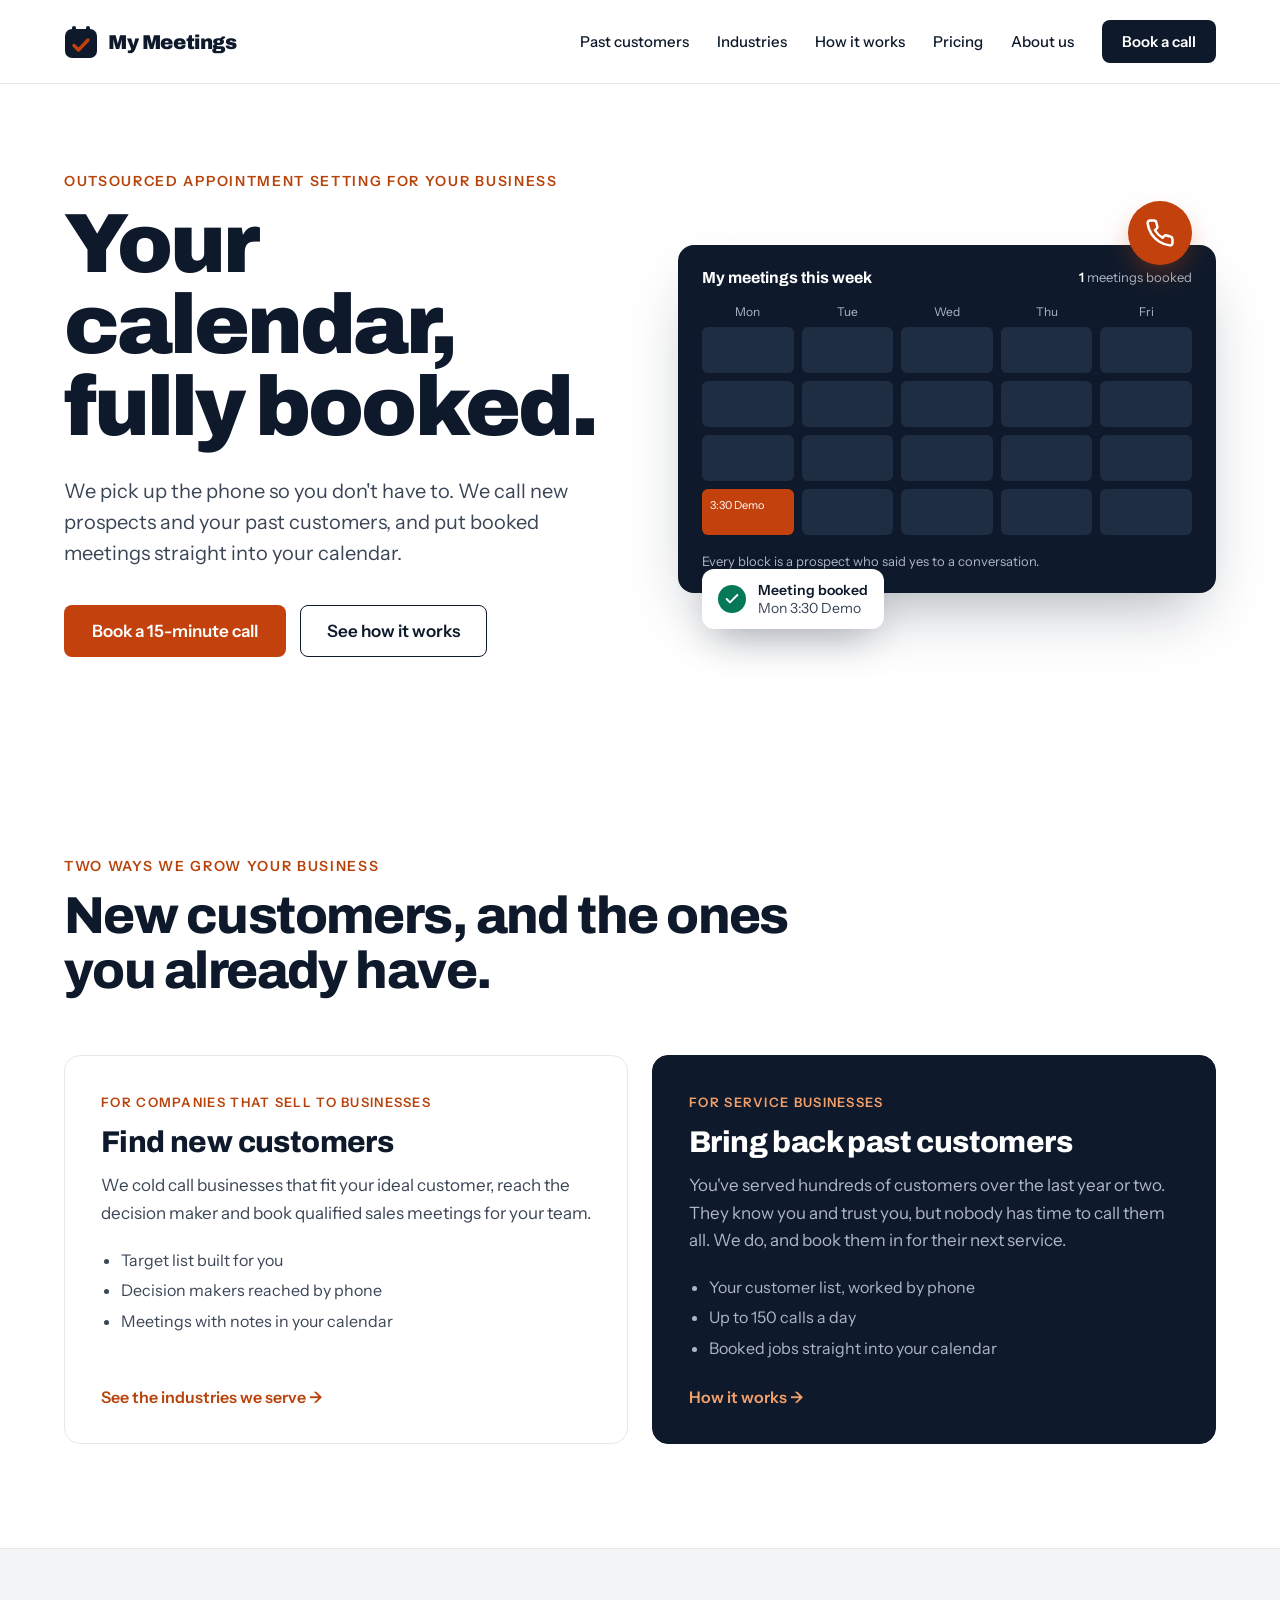
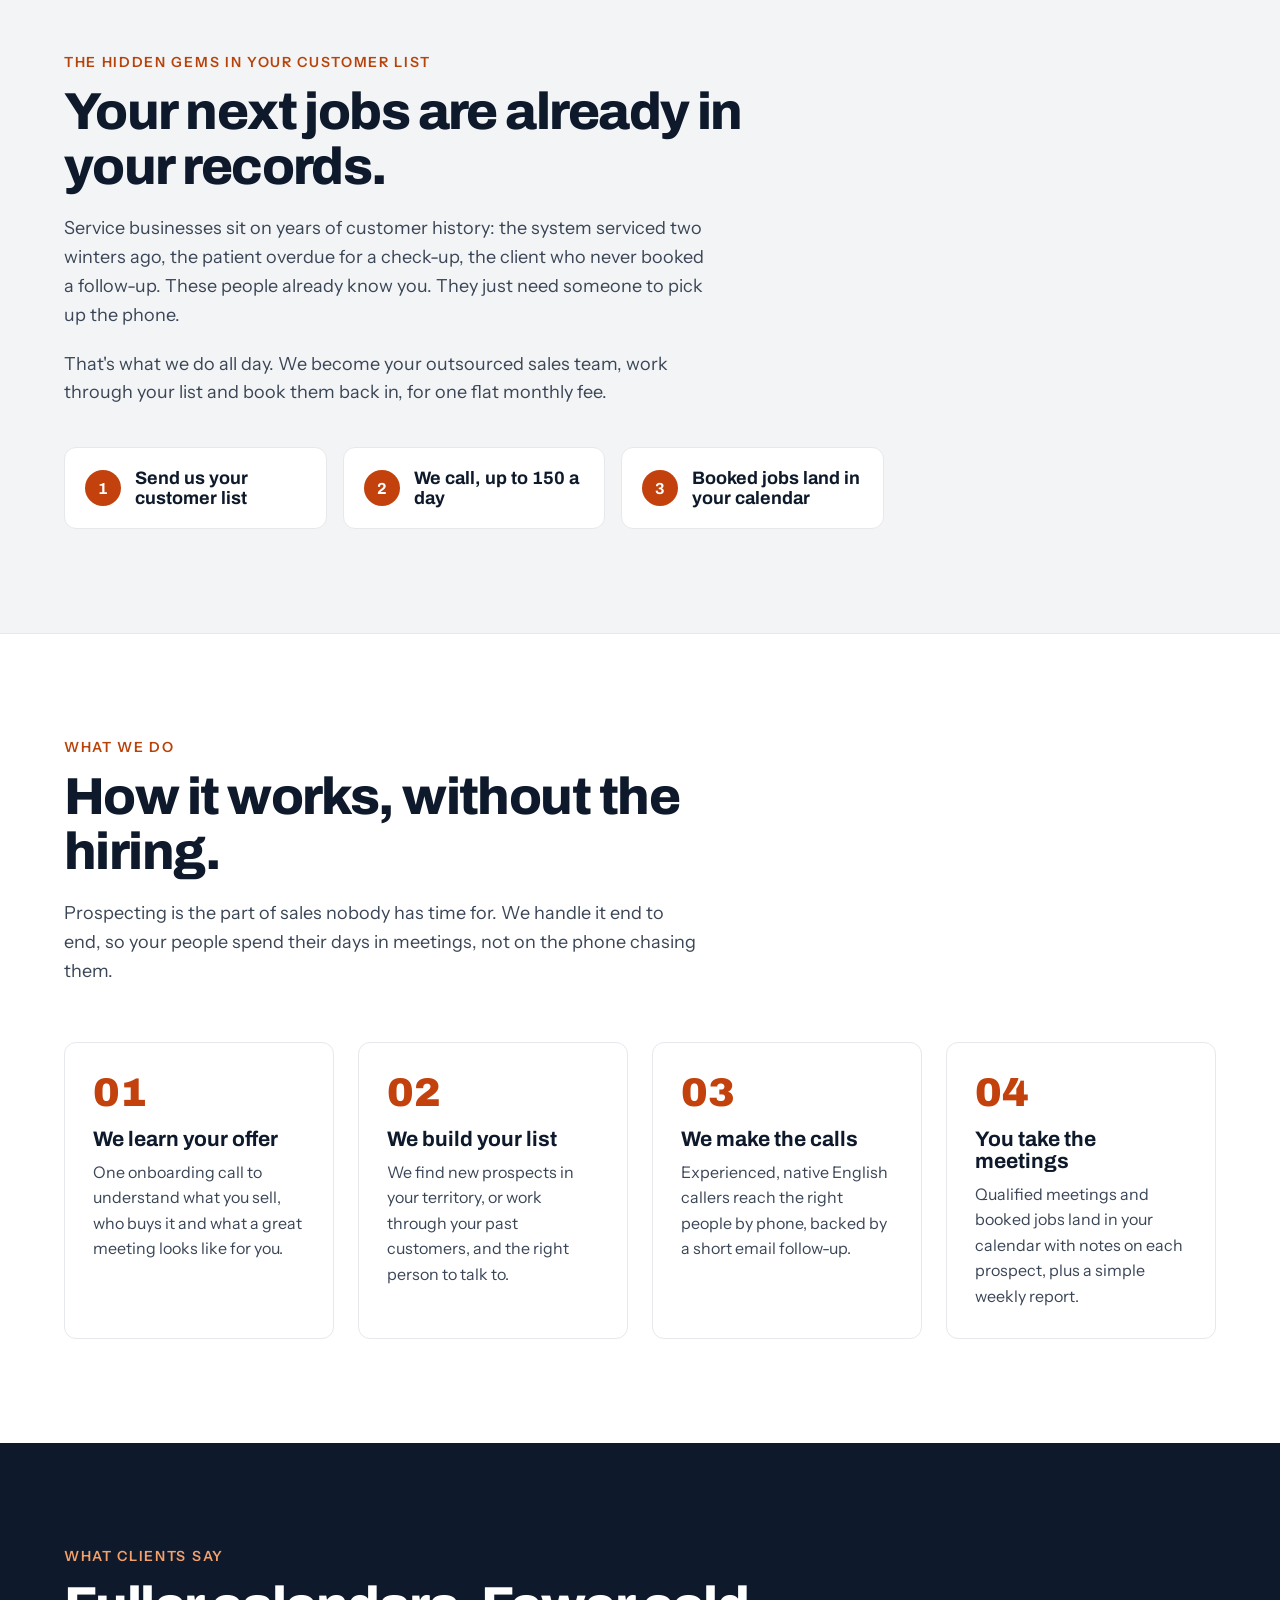
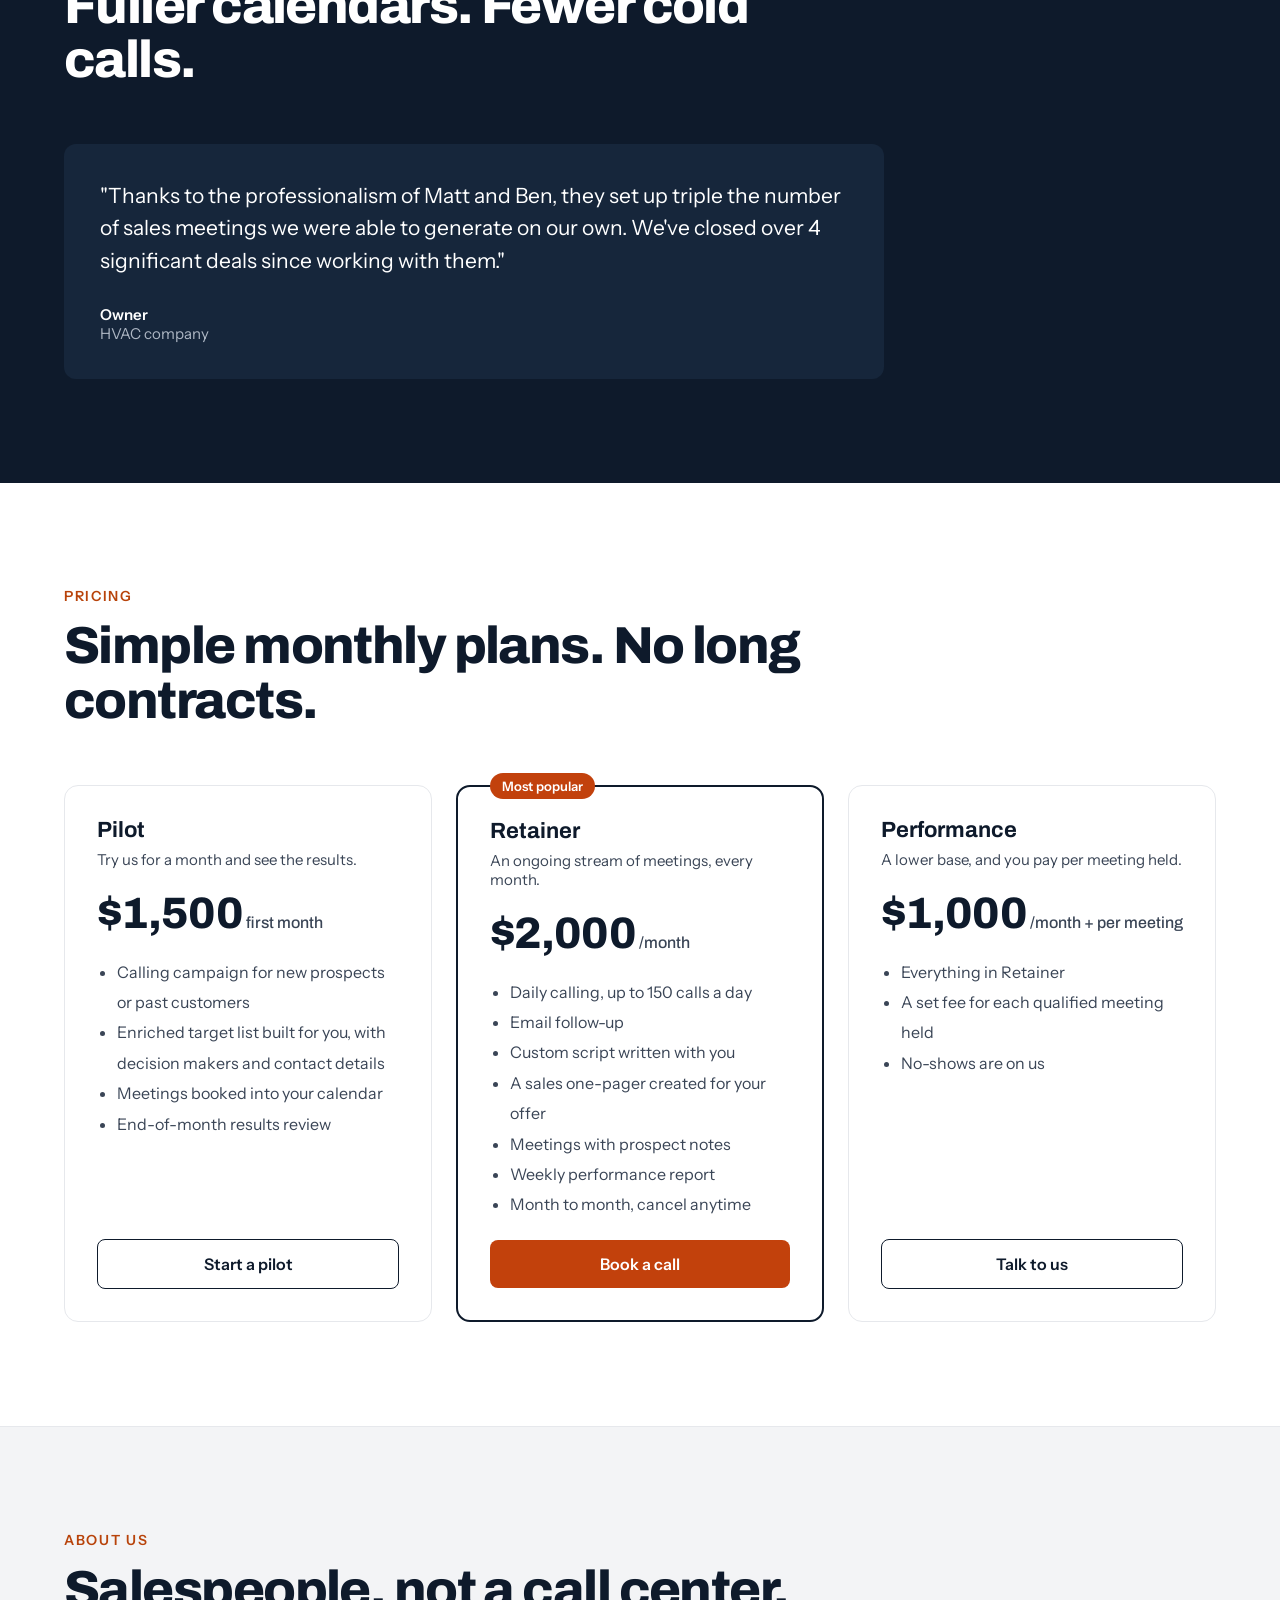
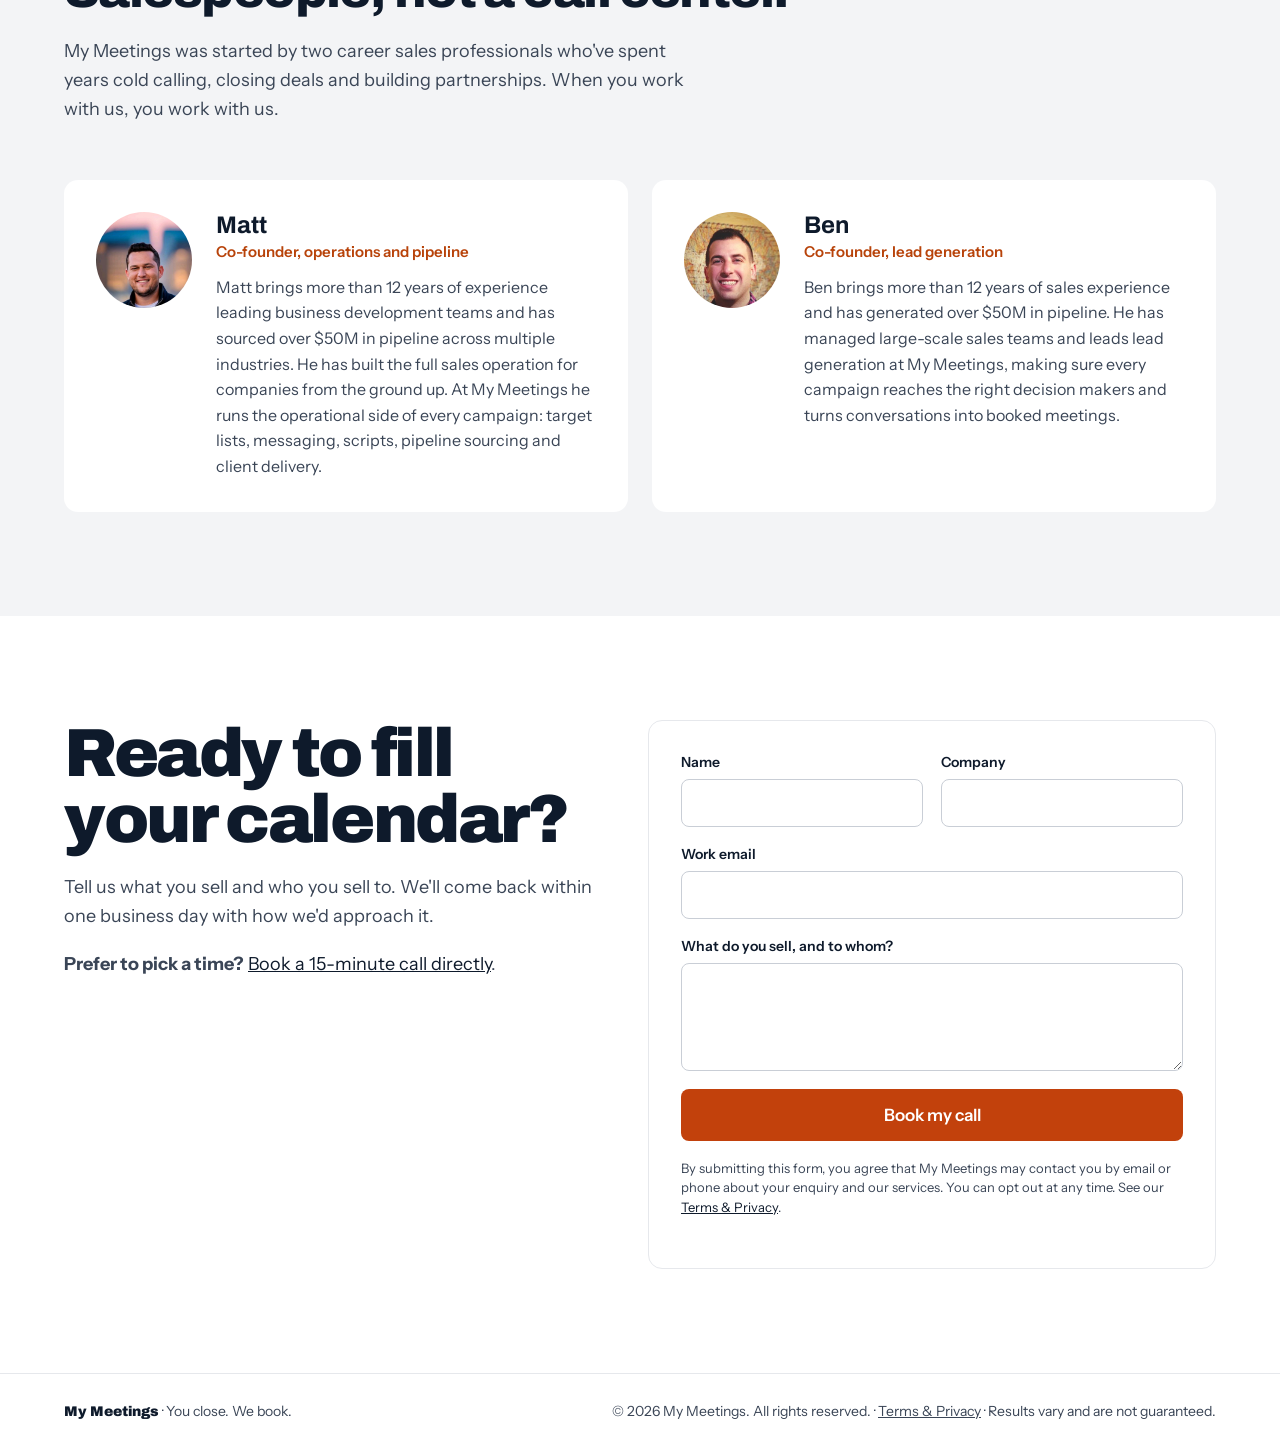
<file: index.html>
<!doctype html>
<html lang="en">
<head>
<meta charset="utf-8">
<meta name="viewport" content="width=device-width, initial-scale=1">
<title>My Meetings | Outsourced appointment setting for your business</title>
<meta name="description" content="My Meetings is your outsourced sales team. We cold call new prospects and your past customers, and put booked meetings and jobs straight into your calendar.">
<link rel="icon" href="data:image/svg+xml,%3Csvg xmlns='http://www.w3.org/2000/svg' viewBox='0 0 34 34'%3E%3Crect x='1' y='4' width='32' height='29' rx='7' fill='%230E1A2B'/%3E%3Crect x='8' y='1' width='4' height='8' rx='2' fill='%230E1A2B'/%3E%3Crect x='22' y='1' width='4' height='8' rx='2' fill='%230E1A2B'/%3E%3Cpath d='M10 20.5l4.5 4.5L24 15' fill='none' stroke='%23C2410C' stroke-width='3.4' stroke-linecap='round' stroke-linejoin='round'/%3E%3C/svg%3E">
<link rel="preconnect" href="https://fonts.googleapis.com">
<link rel="preconnect" href="https://fonts.gstatic.com" crossorigin>
<link href="https://fonts.googleapis.com/css2?family=Archivo:wght@500;700;800;900&family=Instrument+Sans:wght@400;500;600&display=swap" rel="stylesheet">
<link rel="stylesheet" href="/styles.css">
</head>
<body>

<header>
  <nav class="wrap" aria-label="Main">
    <a href="#top" class="brand">
      <svg class="logo" aria-hidden="true" width="34" height="34" viewBox="0 0 34 34"><rect x="1" y="4" width="32" height="29" rx="7" fill="#0E1A2B"/><rect x="8" y="1" width="4" height="8" rx="2" fill="#0E1A2B"/><rect x="22" y="1" width="4" height="8" rx="2" fill="#0E1A2B"/><path d="M10 20.5l4.5 4.5L24 15" fill="none" stroke="#C2410C" stroke-width="3.4" stroke-linecap="round" stroke-linejoin="round"/></svg>
      <span class="brand-name">My Meetings</span>
    </a>
    <div class="nav-links">
      <a href="#reactivate">Past customers</a>
      <a href="/industries/">Industries</a>
      <a href="#how">How it works</a>
      <a href="#pricing">Pricing</a>
      <a href="#founders">About us</a>
      <a href="https://calendar.app.google/SZUshR72f5yuWTv38" target="_blank" rel="noopener" class="btn btn-dark">Book a call</a>
    </div>
  </nav>
</header>

<main>
  <section id="top" class="wrap hero">
    <div class="hero-copy">
      <p class="eyebrow">Outsourced appointment setting for your business</p>
      <h1>Your calendar, fully booked.</h1>
      <p class="hero-sub">We pick up the phone so you don't have to. We call new prospects and your past customers, and put booked meetings straight into your calendar.</p>
      <div class="hero-ctas">
        <a href="https://calendar.app.google/SZUshR72f5yuWTv38" target="_blank" rel="noopener" class="btn btn-accent">Book a 15-minute call</a>
        <a href="#how" class="btn btn-outline">See how it works</a>
      </div>
    </div>
    <div class="hero-visual">
      <div class="hero-stage">
      <div class="phone-badge" aria-hidden="true">
        <svg viewBox="0 0 24 24" fill="none" stroke="#fff" stroke-width="2" stroke-linecap="round" stroke-linejoin="round"><path d="M22 16.9v3a2 2 0 0 1-2.2 2 19.8 19.8 0 0 1-8.6-3.1 19.5 19.5 0 0 1-6-6A19.8 19.8 0 0 1 2.1 4.2 2 2 0 0 1 4.1 2h3a2 2 0 0 1 2 1.7c.1.9.4 1.8.7 2.7a2 2 0 0 1-.5 2.1L8 9.8a16 16 0 0 0 6 6l1.3-1.3a2 2 0 0 1 2.1-.5c.9.3 1.8.6 2.7.7a2 2 0 0 1 1.7 2z"/></svg>
      </div>
      <div class="cal" role="img" aria-label="Illustration of a sales rep's work week calendar filled with booked meetings">
        <div class="cal-head"><strong>My meetings this week</strong><span><span class="cal-count" id="cal-count">11</span> meetings booked</span></div>
        <div class="cal-grid">
          <div class="cal-col"><div class="cal-day">Mon</div><div class="slot booked">9:00 Intro call</div><div class="slot"></div><div class="slot booked">1:00 Site visit</div><div class="slot booked">3:30 Demo</div></div>
          <div class="cal-col"><div class="cal-day">Tue</div><div class="slot"></div><div class="slot booked">10:30 Audit</div><div class="slot booked">1:00 Intro call</div><div class="slot"></div></div>
          <div class="cal-col"><div class="cal-day">Wed</div><div class="slot booked">9:30 Demo</div><div class="slot booked">11:00 Quote</div><div class="slot"></div><div class="slot booked">4:00 Intro call</div></div>
          <div class="cal-col"><div class="cal-day">Thu</div><div class="slot booked">9:00 Site visit</div><div class="slot"></div><div class="slot booked">2:00 Audit</div><div class="slot booked">3:30 Demo</div></div>
          <div class="cal-col"><div class="cal-day">Fri</div><div class="slot booked">10:00 Intro call</div><div class="slot booked">11:30 Quote</div><div class="slot"></div><div class="slot"></div></div>
        </div>
        <p class="cal-foot">Every block is a prospect who said yes to a conversation.</p>
      </div>
      <div class="toast" id="toast" aria-hidden="true">
        <div class="toast-icon"><svg viewBox="0 0 24 24" fill="none" stroke="#fff" stroke-width="3" stroke-linecap="round" stroke-linejoin="round"><path d="M20 6 9 17l-5-5"/></svg></div>
        <div><strong>Meeting booked</strong><span id="toast-text">Thu 2:00 Audit</span></div>
      </div>
      </div>
    </div>
  </section>

  <section id="services" class="wrap section services">
    <p class="eyebrow">Two ways we grow your business</p>
    <h2 class="h2">New customers, and the ones you already have.</h2>
    <div class="offers">
      <div class="offer">
        <p class="offer-tag">For companies that sell to businesses</p>
        <h3>Find new customers</h3>
        <p>We cold call businesses that fit your ideal customer, reach the decision maker and book qualified sales meetings for your team.</p>
        <ul>
          <li>Target list built for you</li>
          <li>Decision makers reached by phone</li>
          <li>Meetings with notes in your calendar</li>
        </ul>
        <a href="/industries/" class="offer-link">See the industries we serve</a>
      </div>
      <div class="offer offer-dark">
        <p class="offer-tag">For service businesses</p>
        <h3>Bring back past customers</h3>
        <p>You've served hundreds of customers over the last year or two. They know you and trust you, but nobody has time to call them all. We do, and book them in for their next service.</p>
        <ul>
          <li>Your customer list, worked by phone</li>
          <li>Up to 150 calls a day</li>
          <li>Booked jobs straight into your calendar</li>
        </ul>
        <a href="#reactivate" class="offer-link">How it works</a>
      </div>
    </div>
  </section>

  <section id="reactivate" class="reactivate">
    <div class="wrap section reactivate-inner">
      <div class="reactivate-copy">
        <p class="eyebrow">The hidden gems in your customer list</p>
        <h2 class="h2">Your next jobs are already in your records.</h2>
        <p class="lede">Service businesses sit on years of customer history: the system serviced two winters ago, the patient overdue for a check-up, the client who never booked a follow-up. These people already know you. They just need someone to pick up the phone.</p>
        <p class="lede">That's what we do all day. We become your outsourced sales team, work through your list and book them back in, for one flat monthly fee.</p>
        <ol class="mini-steps">
          <li><span>1</span>Send us your customer list</li>
          <li><span>2</span>We call, up to 150 a day</li>
          <li><span>3</span>Booked jobs land in your calendar</li>
        </ol>
      </div>
    </div>
  </section>

  <section id="how" class="wrap section">
    <p class="eyebrow">What we do</p>
    <h2 class="h2">How it works, without the hiring.</h2>
    <p class="lede">Prospecting is the part of sales nobody has time for. We handle it end to end, so your people spend their days in meetings, not on the phone chasing them.</p>
    <div class="grid grid-4">
      <div class="card"><div class="step-num">01</div><h3>We learn your offer</h3><p>One onboarding call to understand what you sell, who buys it and what a great meeting looks like for you.</p></div>
      <div class="card"><div class="step-num">02</div><h3>We build your list</h3><p>We find new prospects in your territory, or work through your past customers, and the right person to talk to.</p></div>
      <div class="card"><div class="step-num">03</div><h3>We make the calls</h3><p>Experienced, native English callers reach the right people by phone, backed by a short email follow-up.</p></div>
      <div class="card"><div class="step-num">04</div><h3>You take the meetings</h3><p>Qualified meetings and booked jobs land in your calendar with notes on each prospect, plus a simple weekly report.</p></div>
    </div>
  </section>

  <!-- CLIENT QUOTES: real client quotes only, with permission. Add more figures inside the grid as they come in. -->
  <section aria-label="What clients say" style="background:#0E1A2B;color:#fff">
    <div class="wrap section">
      <p class="eyebrow" style="color:#F4A06B">What clients say</p>
      <h2 class="h2">Fuller calendars. Fewer cold calls.</h2>
      <div class="grid grid-3" style="max-width:820px">
        <figure style="margin:0;background:#16263B;border-radius:12px;padding:36px;display:flex;flex-direction:column;justify-content:space-between;gap:28px">
          <blockquote style="margin:0;font-size:21px;line-height:1.55">"Thanks to the professionalism of Matt and Ben, they set up triple the number of sales meetings we were able to generate on our own. We've closed over 4 significant deals since working with them."</blockquote>
          <figcaption style="font-size:15px;color:#AEB7C4"><strong style="color:#fff;font-weight:600">Owner</strong><br>HVAC company</figcaption>
        </figure>
      </div>
    </div>
  </section>

  <section id="pricing" class="wrap section">
    <p class="eyebrow">Pricing</p>
    <h2 class="h2">Simple monthly plans. No long contracts.</h2>
    <div class="grid grid-3">
      <div class="plan">
        <div><h3>Pilot</h3><p class="desc">Try us for a month and see the results.</p></div>
        <div class="price">$1,500<small> first month</small></div>
        <ul><li>Calling campaign for new prospects or past customers</li><li>Enriched target list built for you, with decision makers and contact details</li><li>Meetings booked into your calendar</li><li>End-of-month results review</li></ul>
        <a href="https://calendar.app.google/SZUshR72f5yuWTv38" target="_blank" rel="noopener" class="btn btn-outline">Start a pilot</a>
      </div>
      <div class="plan featured">
        <span class="badge">Most popular</span>
        <div><h3>Retainer</h3><p class="desc">An ongoing stream of meetings, every month.</p></div>
        <div class="price">$2,000<small> /month</small></div>
        <ul><li>Daily calling, up to 150 calls a day</li><li>Email follow-up</li><li>Custom script written with you</li><li>A sales one-pager created for your offer</li><li>Meetings with prospect notes</li><li>Weekly performance report</li><li>Month to month, cancel anytime</li></ul>
        <a href="https://calendar.app.google/SZUshR72f5yuWTv38" target="_blank" rel="noopener" class="btn btn-accent">Book a call</a>
      </div>
      <div class="plan">
        <div><h3>Performance</h3><p class="desc">A lower base, and you pay per meeting held.</p></div>
        <div class="price">$1,000<small> /month + per meeting</small></div>
        <ul><li>Everything in Retainer</li><li>A set fee for each qualified meeting held</li><li>No-shows are on us</li></ul>
        <a href="https://calendar.app.google/SZUshR72f5yuWTv38" target="_blank" rel="noopener" class="btn btn-outline">Talk to us</a>
      </div>
    </div>
  </section>

  <section id="founders" class="founders">
    <div class="wrap section">
      <p class="eyebrow">About us</p>
      <h2 class="h2">Salespeople, not a call center.</h2>
      <p class="lede">My Meetings was started by two career sales professionals who've spent years cold calling, closing deals and building partnerships. When you work with us, you work with us.</p>
      <div class="grid grid-2">
        <div class="founder">
          <img class="avatar" src="/img/matt.jpg" alt="Matt, co-founder of My Meetings" width="96" height="96">
          <div class="founder-body"><h3>Matt</h3><p class="role">Co-founder, operations and pipeline</p><p class="bio">Matt brings more than 12 years of experience leading business development teams and has sourced over $50M in pipeline across multiple industries. He has built the full sales operation for companies from the ground up. At My Meetings he runs the operational side of every campaign: target lists, messaging, scripts, pipeline sourcing and client delivery.</p></div>
        </div>
        <div class="founder">
          <img class="avatar" src="/img/ben.jpg" alt="Ben, co-founder of My Meetings" width="96" height="96">
          <div class="founder-body"><h3>Ben</h3><p class="role">Co-founder, lead generation</p><p class="bio">Ben brings more than 12 years of sales experience and has generated over $50M in pipeline. He has managed large-scale sales teams and leads lead generation at My Meetings, making sure every campaign reaches the right decision makers and turns conversations into booked meetings.</p></div>
        </div>
      </div>
    </div>
  </section>

  <section id="contact" class="wrap section contact">
    <div class="contact-copy">
      <h2>Ready to fill your calendar?</h2>
      <p class="lede">Tell us what you sell and who you sell to. We'll come back within one business day with how we'd approach it.</p>
      <p class="lede"><strong>Prefer to pick a time?</strong> <a href="https://calendar.app.google/SZUshR72f5yuWTv38" target="_blank" rel="noopener">Book a 15-minute call directly</a>.</p>
    </div>
    <!-- Contact form: submissions are sent by Web3Forms to the inbox linked to this access key. -->
    <form id="contact-form" action="https://api.web3forms.com/submit" method="POST">
      <input type="hidden" name="access_key" value="03706ef1-db2f-48df-b37d-ba718adffcc2">
      <input type="hidden" name="subject" value="New My Meetings website enquiry">
      <input type="hidden" name="from_name" value="My Meetings website">
      <input type="checkbox" name="botcheck" class="hp" tabindex="-1" autocomplete="off" aria-hidden="true">
      <div class="row">
        <label>Name<input type="text" name="name" autocomplete="name" required></label>
        <label>Company<input type="text" name="company" autocomplete="organization"></label>
      </div>
      <label>Work email<input type="email" name="email" autocomplete="email" required></label>
      <label>What do you sell, and to whom?<textarea name="message" rows="4"></textarea></label>
      <button type="submit">Book my call</button>
      <p class="consent">By submitting this form, you agree that My Meetings may contact you by email or phone about your enquiry and our services. You can opt out at any time. See our <a href="/terms/#privacy">Terms &amp; Privacy</a>.</p>
      <p id="form-status" class="form-status" role="status" aria-live="polite"></p>
    </form>
  </section>
</main>

<footer>
  <div class="wrap">
    <span><strong>My Meetings</strong> · You close. We book.</span>
    <span>© 2026 My Meetings. All rights reserved. · <a href="/terms/">Terms &amp; Privacy</a> · Results vary and are not guaranteed.</span>
  </div>
</footer>

<script>
  /* Hero animation and scroll fade-ins. Skipped entirely for visitors who prefer reduced motion. */
  (function () {
    var reduce = window.matchMedia && window.matchMedia('(prefers-reduced-motion: reduce)').matches;
    if (reduce) return;
    document.documentElement.classList.add('anim');

    var cal = document.querySelector('.cal');
    var phone = document.querySelector('.phone-badge');
    var toast = document.getElementById('toast');
    var toastText = document.getElementById('toast-text');
    var count = document.getElementById('cal-count');
    var slots = Array.prototype.slice.call(document.querySelectorAll('.slot.booked'));
    slots.forEach(function (s) {
      var col = s.parentNode;
      var day = col.querySelector('.cal-day');
      s.setAttribute('data-label', (day ? day.textContent + ' ' : '') + s.textContent);
    });

    function shuffled(list) {
      var a = list.slice();
      for (var i = a.length - 1; i > 0; i--) { var j = Math.floor(Math.random() * (i + 1)); var t = a[i]; a[i] = a[j]; a[j] = t; }
      return a;
    }

    function cycle() {
      slots.forEach(function (s) { s.classList.remove('on'); });
      cal.classList.remove('fading');
      count.textContent = '0';
      var order = shuffled(slots);
      var i = 0;
      function next() {
        if (i >= order.length) {
          setTimeout(function () { toast.classList.remove('show'); }, 1200);
          setTimeout(function () { cal.classList.add('fading'); cycle(); }, 4500);
          return;
        }
        var slot = order[i];
        phone.classList.remove('ringing');
        void phone.offsetWidth;
        phone.classList.add('ringing');
        setTimeout(function () {
          slot.classList.add('on');
          i++;
          count.textContent = String(i);
          toastText.textContent = slot.getAttribute('data-label');
          toast.classList.remove('show');
          void toast.offsetWidth;
          toast.classList.add('show');
          setTimeout(next, 900);
        }, 650);
      }
      setTimeout(next, 700);
    }
    cycle();

    var revealEls = document.querySelectorAll('.card, .plan, .founder, figure, .h2, .lede, form');
    if ('IntersectionObserver' in window) {
      var io = new IntersectionObserver(function (entries) {
        entries.forEach(function (e) {
          if (e.isIntersecting) { e.target.classList.add('in'); io.unobserve(e.target); }
        });
      }, { threshold: 0.15 });
      Array.prototype.forEach.call(revealEls, function (el, n) {
        el.classList.add('reveal');
        el.style.transitionDelay = ((n % 4) * 90) + 'ms';
        io.observe(el);
      });
    }
  })();

  (function () {
    var form = document.getElementById('contact-form');
    var status = document.getElementById('form-status');
    if (!form || !window.fetch) return;
    form.addEventListener('submit', function (e) {
      e.preventDefault();
      var button = form.querySelector('button[type="submit"]');
      button.disabled = true;
      button.textContent = 'Sending...';
      status.className = 'form-status';
      status.textContent = '';
      fetch(form.action, {
        method: 'POST',
        headers: { 'Accept': 'application/json' },
        body: new FormData(form)
      })
        .then(function (res) { return res.json(); })
        .then(function (data) {
          if (data && data.success) {
            form.reset();
            status.className = 'form-status ok';
            status.textContent = "Thanks! We'll be in touch within one business day.";
          } else {
            throw new Error('failed');
          }
        })
        .catch(function () {
          status.className = 'form-status err';
          status.textContent = 'Something went wrong. Please try again in a moment.';
        })
        .then(function () {
          button.disabled = false;
          button.textContent = 'Book my call';
        });
    });
  })();
</script>

</body>
</html>
</file>
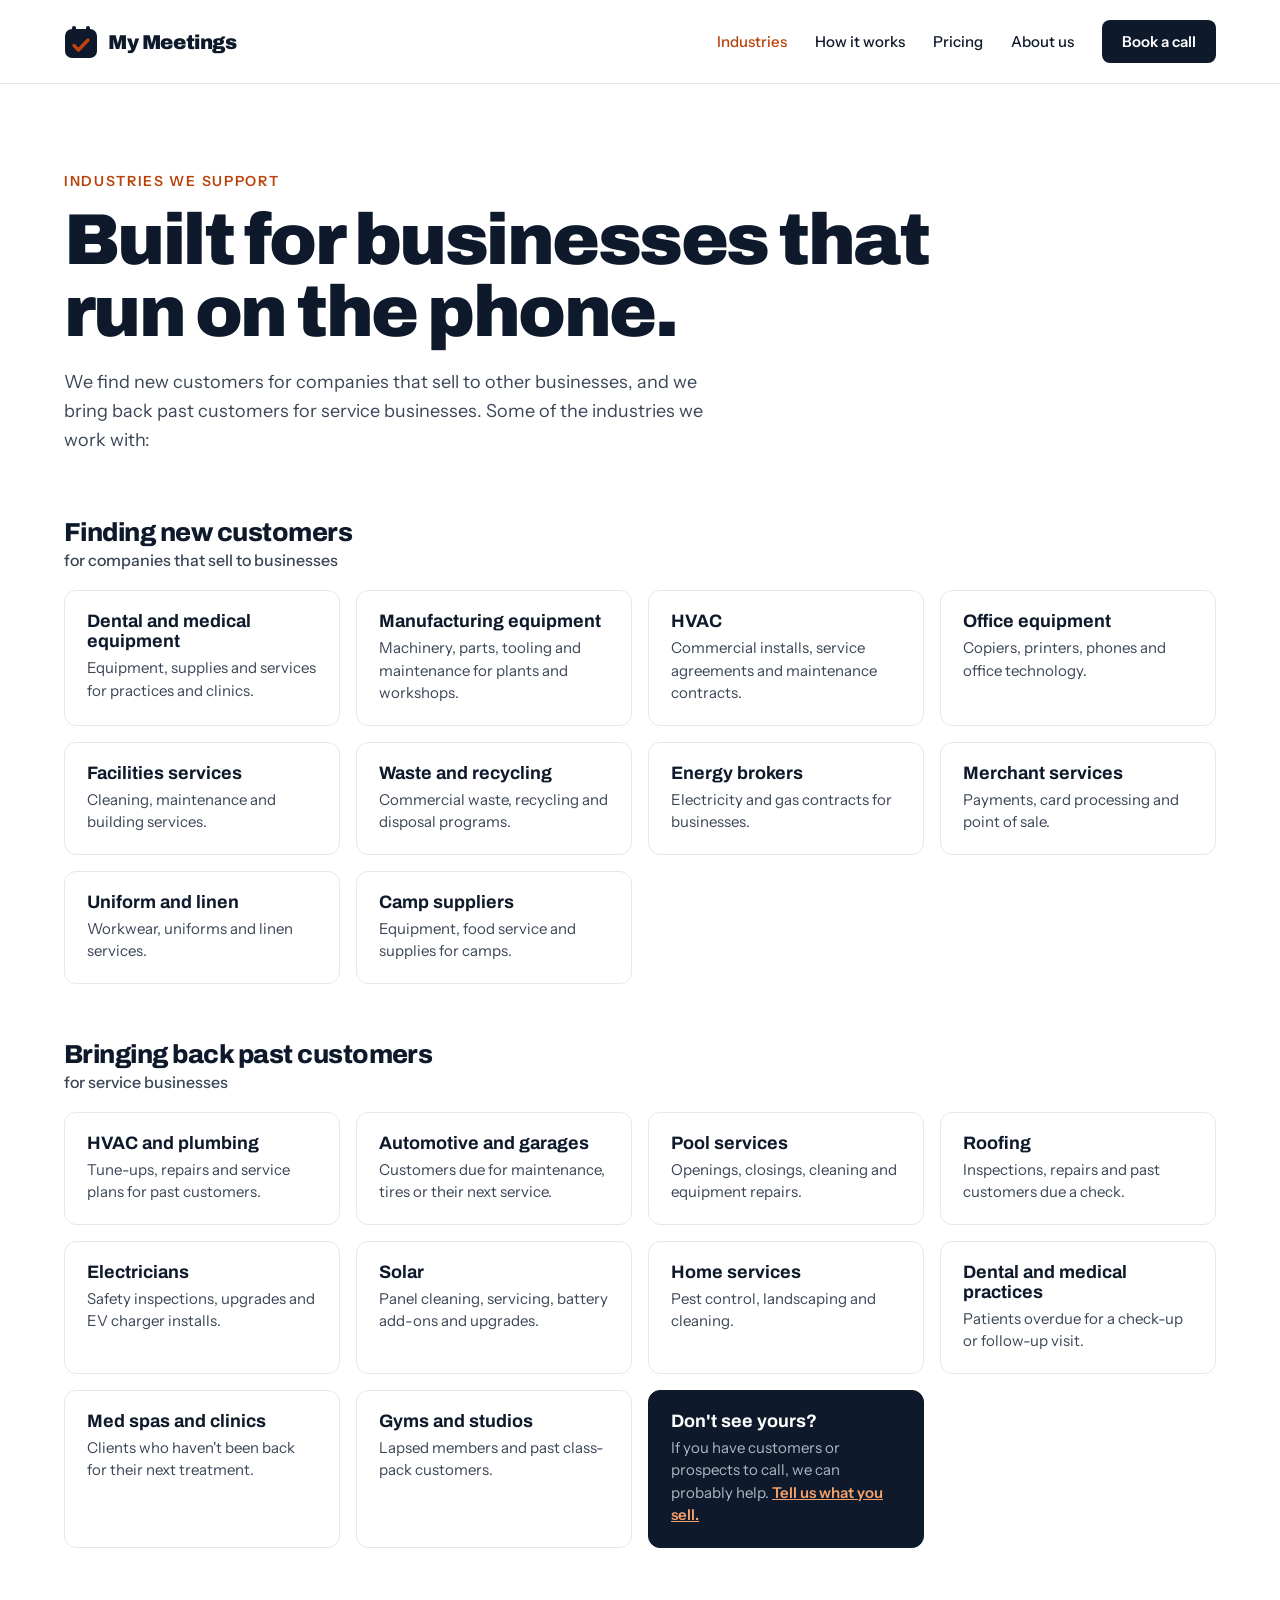
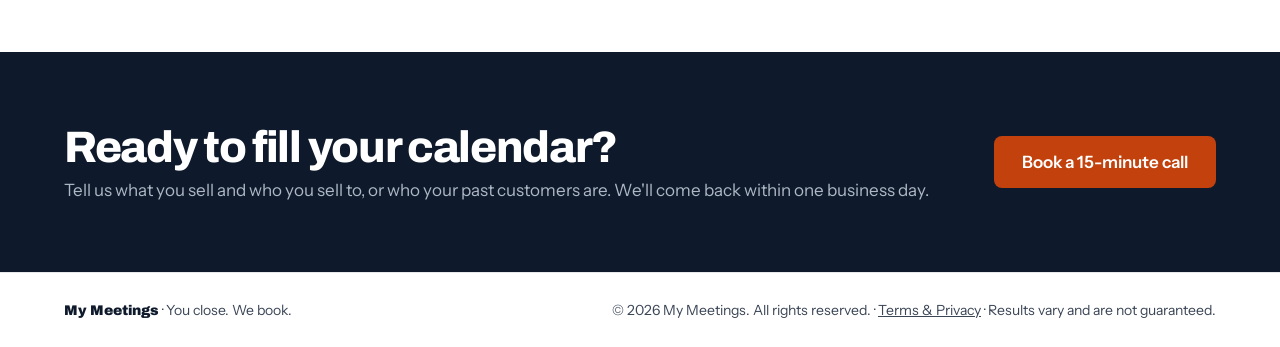
<file: industries/index.html>
<!doctype html>
<html lang="en">
<head>
<meta charset="utf-8">
<meta name="viewport" content="width=device-width, initial-scale=1">
<title>Industries we support | My Meetings</title>
<meta name="description" content="My Meetings books new sales meetings for companies that sell to businesses, and brings back past customers for service businesses like HVAC, home services, dental practices and auto service.">
<link rel="icon" href="data:image/svg+xml,%3Csvg xmlns='http://www.w3.org/2000/svg' viewBox='0 0 34 34'%3E%3Crect x='1' y='4' width='32' height='29' rx='7' fill='%230E1A2B'/%3E%3Crect x='8' y='1' width='4' height='8' rx='2' fill='%230E1A2B'/%3E%3Crect x='22' y='1' width='4' height='8' rx='2' fill='%230E1A2B'/%3E%3Cpath d='M10 20.5l4.5 4.5L24 15' fill='none' stroke='%23C2410C' stroke-width='3.4' stroke-linecap='round' stroke-linejoin='round'/%3E%3C/svg%3E">
<link rel="preconnect" href="https://fonts.googleapis.com">
<link rel="preconnect" href="https://fonts.gstatic.com" crossorigin>
<link href="https://fonts.googleapis.com/css2?family=Archivo:wght@500;700;800;900&family=Instrument+Sans:wght@400;500;600&display=swap" rel="stylesheet">
<link rel="stylesheet" href="/styles.css">
</head>
<body>

<header>
  <nav class="wrap" aria-label="Main">
    <a href="/" class="brand">
      <svg class="logo" aria-hidden="true" width="34" height="34" viewBox="0 0 34 34"><rect x="1" y="4" width="32" height="29" rx="7" fill="#0E1A2B"/><rect x="8" y="1" width="4" height="8" rx="2" fill="#0E1A2B"/><rect x="22" y="1" width="4" height="8" rx="2" fill="#0E1A2B"/><path d="M10 20.5l4.5 4.5L24 15" fill="none" stroke="#C2410C" stroke-width="3.4" stroke-linecap="round" stroke-linejoin="round"/></svg>
      <span class="brand-name">My Meetings</span>
    </a>
    <div class="nav-links">
      <a href="/industries/" aria-current="page">Industries</a>
      <a href="/#how">How it works</a>
      <a href="/#pricing">Pricing</a>
      <a href="/#founders">About us</a>
      <a href="https://calendar.app.google/SZUshR72f5yuWTv38" target="_blank" rel="noopener" class="btn btn-dark">Book a call</a>
    </div>
  </nav>
</header>

<main>
  <section class="wrap page-head">
    <p class="eyebrow">Industries we support</p>
    <h1>Built for businesses that run on the phone.</h1>
    <p class="lede">We find new customers for companies that sell to other businesses, and we bring back past customers for service businesses. Some of the industries we work with:</p>
  </section>

  <section class="wrap" style="padding-bottom:104px">
      <h2 class="ind-group">Finding new customers <span>for companies that sell to businesses</span></h2>
      <div class="ind-grid">
        <div class="ind"><h3>Dental and medical equipment</h3><p>Equipment, supplies and services for practices and clinics.</p></div>
        <div class="ind"><h3>Manufacturing equipment</h3><p>Machinery, parts, tooling and maintenance for plants and workshops.</p></div>
        <div class="ind"><h3>HVAC</h3><p>Commercial installs, service agreements and maintenance contracts.</p></div>
        <div class="ind"><h3>Office equipment</h3><p>Copiers, printers, phones and office technology.</p></div>
        <div class="ind"><h3>Facilities services</h3><p>Cleaning, maintenance and building services.</p></div>
        <div class="ind"><h3>Waste and recycling</h3><p>Commercial waste, recycling and disposal programs.</p></div>
        <div class="ind"><h3>Energy brokers</h3><p>Electricity and gas contracts for businesses.</p></div>
        <div class="ind"><h3>Merchant services</h3><p>Payments, card processing and point of sale.</p></div>
        <div class="ind"><h3>Uniform and linen</h3><p>Workwear, uniforms and linen services.</p></div>
        <div class="ind"><h3>Camp suppliers</h3><p>Equipment, food service and supplies for camps.</p></div>
      </div>
      <h2 class="ind-group">Bringing back past customers <span>for service businesses</span></h2>
      <div class="ind-grid">
        <div class="ind"><h3>HVAC and plumbing</h3><p>Tune-ups, repairs and service plans for past customers.</p></div>
        <div class="ind"><h3>Automotive and garages</h3><p>Customers due for maintenance, tires or their next service.</p></div>
        <div class="ind"><h3>Pool services</h3><p>Openings, closings, cleaning and equipment repairs.</p></div>
        <div class="ind"><h3>Roofing</h3><p>Inspections, repairs and past customers due a check.</p></div>
        <div class="ind"><h3>Electricians</h3><p>Safety inspections, upgrades and EV charger installs.</p></div>
        <div class="ind"><h3>Solar</h3><p>Panel cleaning, servicing, battery add-ons and upgrades.</p></div>
        <div class="ind"><h3>Home services</h3><p>Pest control, landscaping and cleaning.</p></div>
        <div class="ind"><h3>Dental and medical practices</h3><p>Patients overdue for a check-up or follow-up visit.</p></div>
        <div class="ind"><h3>Med spas and clinics</h3><p>Clients who haven't been back for their next treatment.</p></div>
        <div class="ind"><h3>Gyms and studios</h3><p>Lapsed members and past class-pack customers.</p></div>
        <div class="ind more"><h3>Don't see yours?</h3><p>If you have customers or prospects to call, we can probably help. <a href="/#contact">Tell us what you sell.</a></p></div>
      </div>
  </section>

  <section class="cta-band">
    <div class="wrap">
      <div><h2>Ready to fill your calendar?</h2><p>Tell us what you sell and who you sell to, or who your past customers are. We'll come back within one business day.</p></div>
      <a href="https://calendar.app.google/SZUshR72f5yuWTv38" target="_blank" rel="noopener" class="btn btn-accent">Book a 15-minute call</a>
    </div>
  </section>
</main>

<footer>
  <div class="wrap">
    <span><strong>My Meetings</strong> · You close. We book.</span>
    <span>© 2026 My Meetings. All rights reserved. · <a href="/terms/">Terms &amp; Privacy</a> · Results vary and are not guaranteed.</span>
  </div>
</footer>

</body>
</html>
</file>
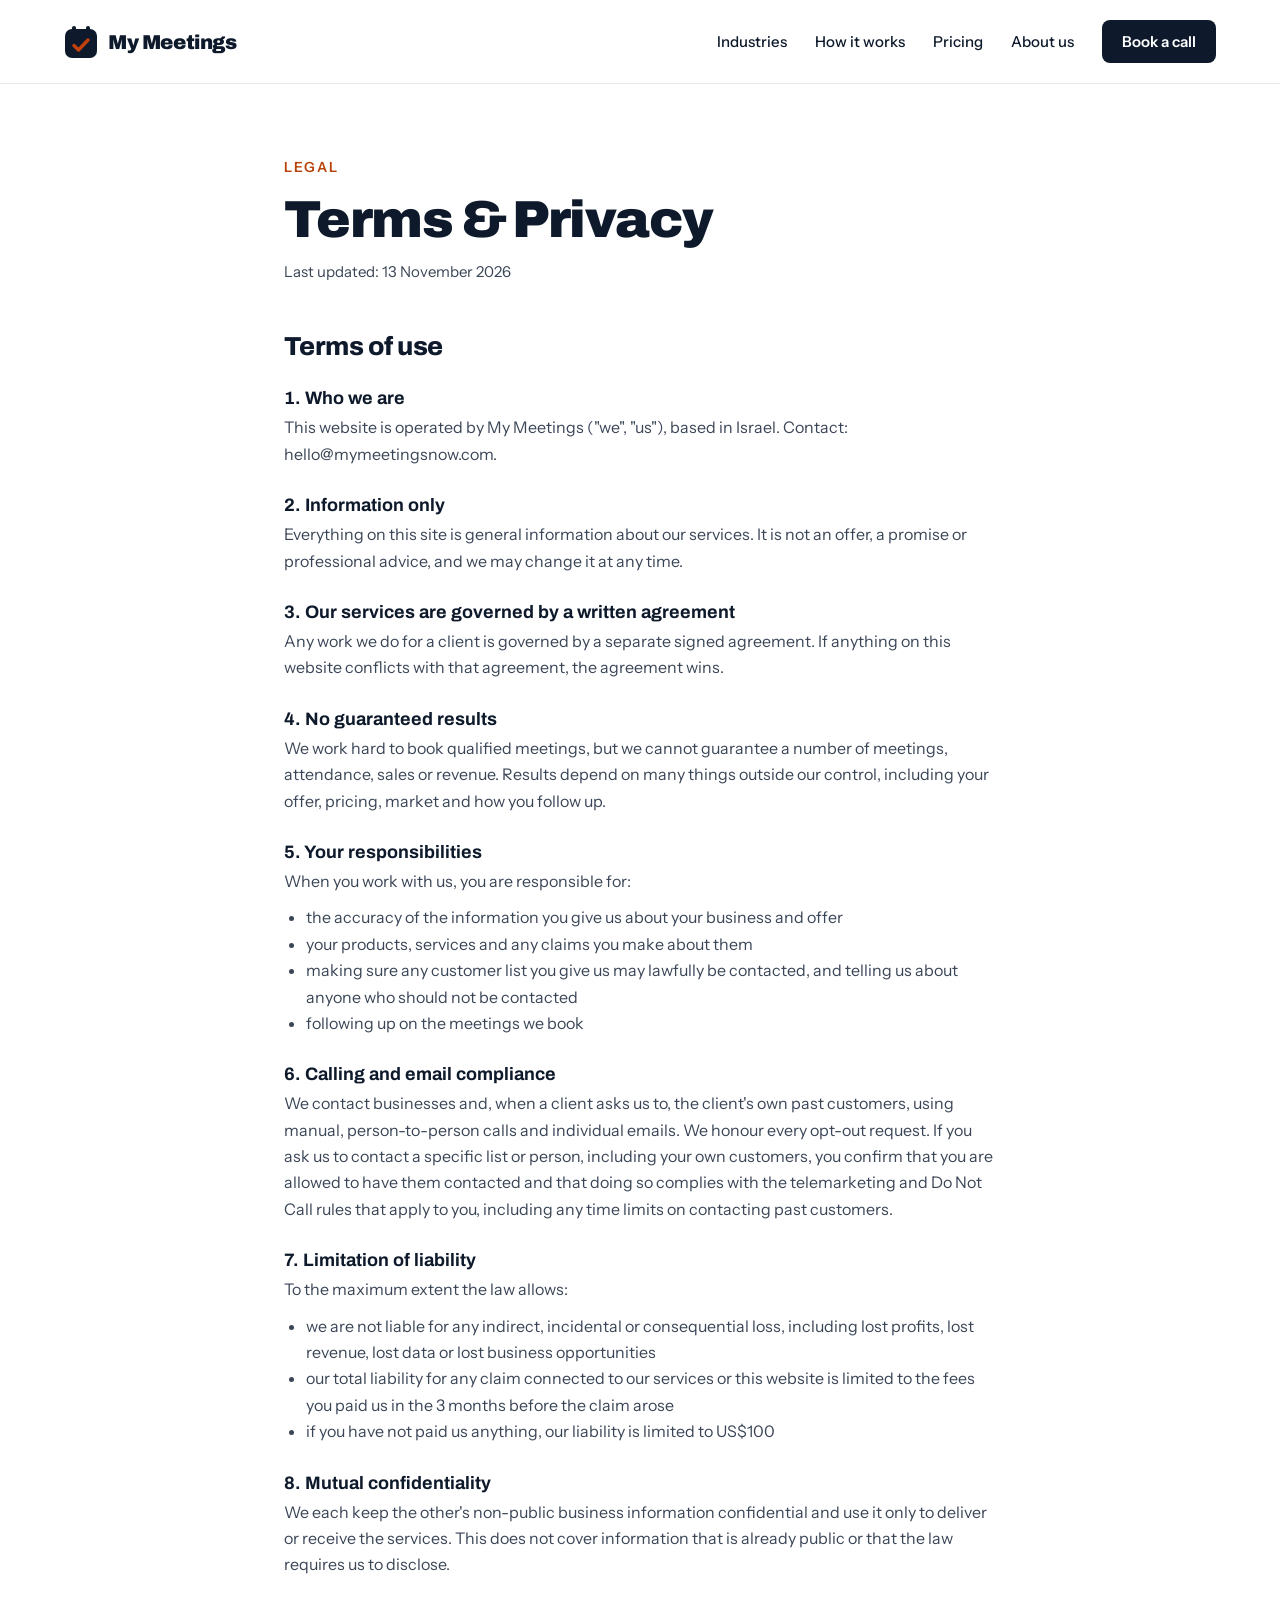
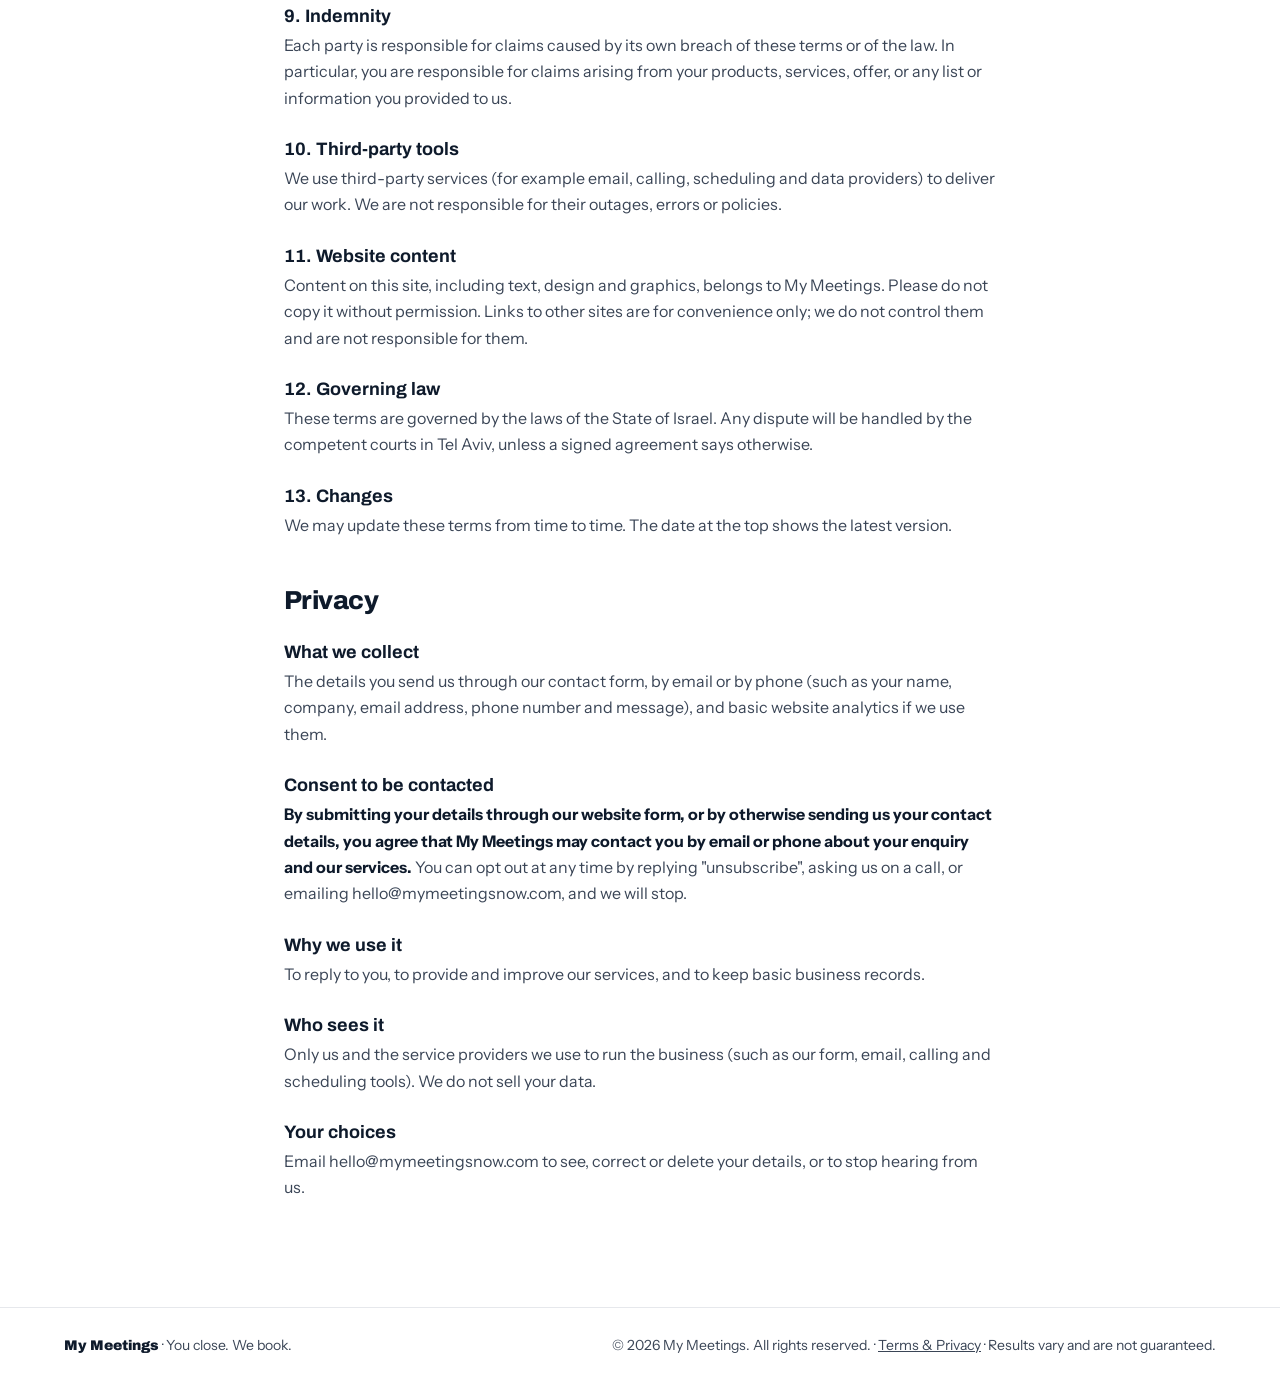
<file: terms/index.html>
<!doctype html>
<html lang="en">
<head>
<meta charset="utf-8">
<meta name="viewport" content="width=device-width, initial-scale=1">
<title>Terms &amp; Privacy | My Meetings</title>
<meta name="description" content="Terms of use and privacy notice for the My Meetings website.">
<link rel="icon" href="data:image/svg+xml,%3Csvg xmlns='http://www.w3.org/2000/svg' viewBox='0 0 34 34'%3E%3Crect x='1' y='4' width='32' height='29' rx='7' fill='%230E1A2B'/%3E%3Crect x='8' y='1' width='4' height='8' rx='2' fill='%230E1A2B'/%3E%3Crect x='22' y='1' width='4' height='8' rx='2' fill='%230E1A2B'/%3E%3Cpath d='M10 20.5l4.5 4.5L24 15' fill='none' stroke='%23C2410C' stroke-width='3.4' stroke-linecap='round' stroke-linejoin='round'/%3E%3C/svg%3E">
<link rel="preconnect" href="https://fonts.googleapis.com">
<link rel="preconnect" href="https://fonts.gstatic.com" crossorigin>
<link href="https://fonts.googleapis.com/css2?family=Archivo:wght@500;700;800;900&family=Instrument+Sans:wght@400;500;600&display=swap" rel="stylesheet">
<link rel="stylesheet" href="/styles.css">
</head>
<body>

<header>
  <nav class="wrap" aria-label="Main">
    <a href="/" class="brand">
      <svg class="logo" aria-hidden="true" width="34" height="34" viewBox="0 0 34 34"><rect x="1" y="4" width="32" height="29" rx="7" fill="#0E1A2B"/><rect x="8" y="1" width="4" height="8" rx="2" fill="#0E1A2B"/><rect x="22" y="1" width="4" height="8" rx="2" fill="#0E1A2B"/><path d="M10 20.5l4.5 4.5L24 15" fill="none" stroke="#C2410C" stroke-width="3.4" stroke-linecap="round" stroke-linejoin="round"/></svg>
      <span class="brand-name">My Meetings</span>
    </a>
    <div class="nav-links">
      <a href="/industries/">Industries</a>
      <a href="/#how">How it works</a>
      <a href="/#pricing">Pricing</a>
      <a href="/#founders">About us</a>
      <a href="https://calendar.app.google/SZUshR72f5yuWTv38" target="_blank" rel="noopener" class="btn btn-dark">Book a call</a>
    </div>
  </nav>
</header>

<main class="wrap legal">
  <p class="eyebrow">Legal</p>
  <h1>Terms &amp; Privacy</h1>
  <p class="updated">Last updated: 13 November 2026</p>

  <h2>Terms of use</h2>

  <h3>1. Who we are</h3>
  <p>This website is operated by My Meetings ("we", "us"), based in Israel. Contact: hello@mymeetingsnow.com.</p>

  <h3>2. Information only</h3>
  <p>Everything on this site is general information about our services. It is not an offer, a promise or professional advice, and we may change it at any time.</p>

  <h3>3. Our services are governed by a written agreement</h3>
  <p>Any work we do for a client is governed by a separate signed agreement. If anything on this website conflicts with that agreement, the agreement wins.</p>

  <h3>4. No guaranteed results</h3>
  <p>We work hard to book qualified meetings, but we cannot guarantee a number of meetings, attendance, sales or revenue. Results depend on many things outside our control, including your offer, pricing, market and how you follow up.</p>

  <h3>5. Your responsibilities</h3>
  <p>When you work with us, you are responsible for:</p>
  <ul>
    <li>the accuracy of the information you give us about your business and offer</li>
    <li>your products, services and any claims you make about them</li>
    <li>making sure any customer list you give us may lawfully be contacted, and telling us about anyone who should not be contacted</li>
    <li>following up on the meetings we book</li>
  </ul>

  <h3>6. Calling and email compliance</h3>
  <p>We contact businesses and, when a client asks us to, the client's own past customers, using manual, person-to-person calls and individual emails. We honour every opt-out request. If you ask us to contact a specific list or person, including your own customers, you confirm that you are allowed to have them contacted and that doing so complies with the telemarketing and Do Not Call rules that apply to you, including any time limits on contacting past customers.</p>

  <h3>7. Limitation of liability</h3>
  <p>To the maximum extent the law allows:</p>
  <ul>
    <li>we are not liable for any indirect, incidental or consequential loss, including lost profits, lost revenue, lost data or lost business opportunities</li>
    <li>our total liability for any claim connected to our services or this website is limited to the fees you paid us in the 3 months before the claim arose</li>
    <li>if you have not paid us anything, our liability is limited to US$100</li>
  </ul>

  <h3>8. Mutual confidentiality</h3>
  <p>We each keep the other's non-public business information confidential and use it only to deliver or receive the services. This does not cover information that is already public or that the law requires us to disclose.</p>

  <h3>9. Indemnity</h3>
  <p>Each party is responsible for claims caused by its own breach of these terms or of the law. In particular, you are responsible for claims arising from your products, services, offer, or any list or information you provided to us.</p>

  <h3>10. Third-party tools</h3>
  <p>We use third-party services (for example email, calling, scheduling and data providers) to deliver our work. We are not responsible for their outages, errors or policies.</p>

  <h3>11. Website content</h3>
  <p>Content on this site, including text, design and graphics, belongs to My Meetings. Please do not copy it without permission. Links to other sites are for convenience only; we do not control them and are not responsible for them.</p>

  <h3>12. Governing law</h3>
  <p>These terms are governed by the laws of the State of Israel. Any dispute will be handled by the competent courts in Tel Aviv, unless a signed agreement says otherwise.</p>

  <h3>13. Changes</h3>
  <p>We may update these terms from time to time. The date at the top shows the latest version.</p>

  <h2 id="privacy">Privacy</h2>

  <h3>What we collect</h3>
  <p>The details you send us through our contact form, by email or by phone (such as your name, company, email address, phone number and message), and basic website analytics if we use them.</p>

  <h3>Consent to be contacted</h3>
  <p><strong>By submitting your details through our website form, or by otherwise sending us your contact details, you agree that My Meetings may contact you by email or phone about your enquiry and our services.</strong> You can opt out at any time by replying "unsubscribe", asking us on a call, or emailing hello@mymeetingsnow.com, and we will stop.</p>

  <h3>Why we use it</h3>
  <p>To reply to you, to provide and improve our services, and to keep basic business records.</p>

  <h3>Who sees it</h3>
  <p>Only us and the service providers we use to run the business (such as our form, email, calling and scheduling tools). We do not sell your data.</p>

  <h3>Your choices</h3>
  <p>Email hello@mymeetingsnow.com to see, correct or delete your details, or to stop hearing from us.</p>
</main>

<footer>
  <div class="wrap">
    <span><strong>My Meetings</strong> · You close. We book.</span>
    <span>© 2026 My Meetings. All rights reserved. · <a href="/terms/">Terms &amp; Privacy</a> · Results vary and are not guaranteed.</span>
  </div>
</footer>

</body>
</html>
</file>
<file: styles.css>
:root {
  --ink: #0E1A2B;
  --ink-2: #16263B;
  --ink-3: #1E2D42;
  --muted: #3A4556;
  --muted-on-dark: #AEB7C4;
  --line: #E6E8EC;
  --soft: #F3F4F6;
  --accent: #C2410C;
  --accent-text: #B8430A;
}
* { box-sizing: border-box; }
html { scroll-behavior: smooth; }
body { margin: 0; background: #fff; color: var(--ink); font-family: 'Instrument Sans', system-ui, sans-serif; -webkit-font-smoothing: antialiased; }
a { color: var(--ink); }
a:hover { color: var(--accent-text); }
.wrap { max-width: 1200px; margin: 0 auto; padding-left: 24px; padding-right: 24px; }
.display { font-family: 'Archivo', sans-serif; letter-spacing: -0.03em; }
.eyebrow { margin: 0 0 14px; font-size: 14px; font-weight: 600; letter-spacing: 0.12em; text-transform: uppercase; color: var(--accent-text); }
.h2 { margin: 0; font-family: 'Archivo', sans-serif; font-weight: 800; font-size: clamp(34px, 4.4vw, 52px); line-height: 1.05; letter-spacing: -0.03em; max-width: 760px; }
.lede { margin: 20px 0 0; font-size: 18px; line-height: 1.6; color: var(--muted); max-width: 640px; }
.section { padding-top: 104px; padding-bottom: 104px; }
.btn { display: inline-block; text-decoration: none; padding: 16px 28px; border-radius: 8px; font-weight: 600; font-size: 17px; text-align: center; }
.btn-accent { background: var(--accent); color: #fff; }
.btn-accent:hover { background: #9A3412; color: #fff; }
.btn-outline { border: 1.5px solid var(--ink); padding: 14.5px 26px; }
.btn-dark { background: var(--ink); color: #fff; padding: 12px 20px; font-size: 15px; }
.btn-dark:hover { color: #fff; background: #000; }

/* Header */
header { border-bottom: 1px solid var(--line); }
nav { display: flex; flex-wrap: wrap; align-items: center; justify-content: space-between; gap: 16px; padding-top: 20px; padding-bottom: 20px; }
.brand { display: flex; align-items: center; gap: 10px; text-decoration: none; }
.logo { width: 34px; height: 34px; flex: none; }
.brand-name { font-family: 'Archivo', sans-serif; font-weight: 900; font-size: 20px; letter-spacing: -0.02em; }
.nav-links { display: flex; flex-wrap: wrap; align-items: center; gap: 28px; font-size: 15px; font-weight: 500; }
.nav-links a { text-decoration: none; }

/* Hero */
.hero { display: flex; flex-wrap: wrap; align-items: center; gap: 56px; padding-top: 88px; padding-bottom: 96px; }
.hero-copy { flex: 1 1 460px; min-width: 0; }
.hero h1 { margin: 0; font-family: 'Archivo', sans-serif; font-weight: 900; font-size: clamp(48px, 7vw, 84px); line-height: 0.97; letter-spacing: -0.035em; }
.hero-sub { margin: 28px 0 0; font-size: 20px; line-height: 1.55; color: var(--muted); max-width: 520px; }
.hero-ctas { margin-top: 36px; display: flex; flex-wrap: wrap; gap: 14px; }
.hero-visual { flex: 1 1 440px; min-width: 0; }
.cal { background: var(--ink); border-radius: 16px; padding: 24px; box-shadow: 0 30px 60px -20px rgba(14,26,43,0.35); }
.cal-head { display: flex; flex-wrap: wrap; justify-content: space-between; align-items: center; gap: 4px 12px; color: #fff; margin-bottom: 18px; }
.cal-head strong { font-family: 'Archivo', sans-serif; font-weight: 700; font-size: 16px; }
.cal-head span, .cal-foot { font-size: 13px; color: var(--muted-on-dark); }
.cal-grid { display: grid; grid-template-columns: repeat(5, minmax(0, 1fr)); gap: 8px; }
.cal-col { display: flex; flex-direction: column; gap: 8px; }
.cal-day { font-size: 12px; color: var(--muted-on-dark); text-align: center; }
.slot { height: 46px; border-radius: 6px; background: var(--ink-3); }
.slot.booked { background: var(--accent); color: #fff; padding: 9px 8px; font-size: 11px; line-height: 1.3; overflow: hidden; }
.cal-foot { margin: 18px 0 0; }
.cal-head .cal-count { color: #fff; font-weight: 600; }

/* Hero animation: phone rings, meetings fill the calendar */
.hero-stage { position: relative; padding-top: 44px; padding-bottom: 36px; }
.phone-badge { position: absolute; top: 0; right: 24px; width: 64px; height: 64px; border-radius: 50%; background: var(--accent); display: flex; align-items: center; justify-content: center; box-shadow: 0 12px 30px -8px rgba(194,65,12,0.55); z-index: 2; }
.phone-badge svg { width: 30px; height: 30px; }
.phone-badge::before, .phone-badge::after { content: ""; position: absolute; inset: 0; border-radius: 50%; border: 2px solid var(--accent); opacity: 0; }
.toast { position: absolute; left: 24px; bottom: 0; z-index: 2; display: flex; align-items: center; gap: 12px; background: #fff; color: var(--ink); border-radius: 12px; padding: 12px 16px; box-shadow: 0 18px 40px -12px rgba(14,26,43,0.35); font-size: 14px; max-width: calc(100% - 48px); }
.toast-icon { width: 28px; height: 28px; border-radius: 50%; background: #047857; display: flex; align-items: center; justify-content: center; flex: none; }
.toast-icon svg { width: 16px; height: 16px; }
.toast strong { display: block; font-weight: 600; }
.toast span { color: var(--muted); }

.anim .slot.booked { background: var(--ink-3); color: transparent; transition: background-color .3s ease, color .3s ease; }
.anim .slot.booked.on { background: var(--accent); color: #fff; animation: pop .5s cubic-bezier(.2,.9,.3,1.4); }
.anim .toast { opacity: 0; transform: translateY(10px) scale(.97); transition: opacity .3s ease, transform .3s ease; }
.anim .toast.show { opacity: 1; transform: none; }
.anim .phone-badge.ringing svg { animation: wiggle .7s ease-in-out; }
.anim .phone-badge.ringing::before { animation: ripple 1s ease-out; }
.anim .phone-badge.ringing::after { animation: ripple 1s ease-out .25s; }
.anim .cal.fading .slot.booked { transition-duration: .8s; }

@keyframes pop { 0% { transform: scale(.6); } 100% { transform: scale(1); } }
@keyframes wiggle {
  0%, 100% { transform: rotate(0); }
  15% { transform: rotate(-18deg); } 30% { transform: rotate(16deg); }
  45% { transform: rotate(-14deg); } 60% { transform: rotate(10deg); } 75% { transform: rotate(-6deg); }
}
@keyframes ripple { 0% { transform: scale(1); opacity: .7; } 100% { transform: scale(1.9); opacity: 0; } }

/* Gentle fade-in on scroll */
.anim .reveal { opacity: 0; transform: translateY(24px); transition: opacity .7s ease, transform .7s ease; }
.anim .reveal.in { opacity: 1; transform: none; }

@media (prefers-reduced-motion: reduce) {
  *, *::before, *::after { animation: none !important; transition: none !important; }
}

/* Industries */
.industries { background: var(--soft); border-top: 1px solid var(--line); border-bottom: 1px solid var(--line); }
.ind-grid { margin-top: 48px; display: grid; gap: 16px; grid-template-columns: repeat(auto-fill, minmax(240px, 1fr)); }
.ind { background: #fff; border: 1px solid var(--line); border-radius: 12px; padding: 20px 22px; display: flex; flex-direction: column; gap: 6px; }
.ind h3 { margin: 0; font-family: 'Archivo', sans-serif; font-weight: 700; font-size: 18px; }
.ind p { margin: 0; font-size: 15px; line-height: 1.5; color: var(--muted); }
.ind.more { background: var(--ink); border-color: var(--ink); }
.ind.more h3 { color: #fff; }
.ind.more p { color: var(--muted-on-dark); }
.ind.more a { color: #F4A06B; font-weight: 600; }

/* Steps */
.grid { margin-top: 56px; display: grid; gap: 24px; }
.grid-4 { grid-template-columns: repeat(auto-fit, minmax(240px, 1fr)); }
.grid-3 { grid-template-columns: repeat(auto-fit, minmax(280px, 1fr)); align-items: stretch; }
.grid-2 { grid-template-columns: repeat(auto-fit, minmax(320px, 1fr)); }
.card { border: 1px solid var(--line); border-radius: 12px; padding: 28px; }
.step-num { font-family: 'Archivo', sans-serif; font-weight: 900; font-size: 40px; color: var(--accent); }
.card h3 { margin: 14px 0 10px; font-family: 'Archivo', sans-serif; font-weight: 700; font-size: 21px; }
.card p { margin: 0; font-size: 16px; line-height: 1.6; color: var(--muted); }

/* Pricing */
.plan { border: 1px solid var(--line); border-radius: 14px; padding: 32px; display: flex; flex-direction: column; gap: 20px; position: relative; }
.plan.featured { border: 2px solid var(--ink); }
.plan h3 { margin: 0; font-family: 'Archivo', sans-serif; font-weight: 700; font-size: 22px; }
.plan .desc { margin: 8px 0 0; font-size: 15px; color: var(--muted); }
.price { font-family: 'Archivo', sans-serif; font-weight: 800; font-size: 44px; letter-spacing: -0.02em; }
.price small { font-size: 16px; font-weight: 500; color: var(--muted); letter-spacing: 0; }
.plan ul { margin: 0; padding-left: 20px; font-size: 16px; line-height: 1.9; color: var(--muted); }
.plan .btn { margin-top: auto; padding: 14px; font-size: 16px; }
.badge { position: absolute; top: -14px; left: 32px; background: var(--accent); color: #fff; font-size: 13px; font-weight: 600; padding: 5px 12px; border-radius: 999px; }

/* Founders */
.founders { background: var(--soft); border-top: 1px solid var(--line); }
.founder { background: #fff; border-radius: 14px; padding: 32px; display: flex; flex-wrap: wrap; gap: 24px; align-items: flex-start; }
.avatar { width: 96px; height: 96px; border-radius: 50%; background: var(--ink); color: #fff; display: flex; align-items: center; justify-content: center; font-family: 'Archivo', sans-serif; font-weight: 800; font-size: 34px; flex: none; }
.avatar.alt { background: var(--accent); }
img.avatar { object-fit: cover; background: var(--soft); }
.founder-body { flex: 1 1 200px; min-width: 0; }
.founder h3 { margin: 0; font-family: 'Archivo', sans-serif; font-weight: 700; font-size: 24px; }
.role { margin: 4px 0 14px; font-size: 15px; font-weight: 600; color: var(--accent-text); }
.founder p.bio { margin: 0; font-size: 16px; line-height: 1.6; color: var(--muted); }

/* Contact */
.contact { display: flex; flex-wrap: wrap; gap: 56px; align-items: flex-start; }
.contact-copy { flex: 1 1 380px; min-width: 0; }
.contact h2 { margin: 0; font-family: 'Archivo', sans-serif; font-weight: 900; font-size: clamp(40px, 5.5vw, 68px); line-height: 0.98; letter-spacing: -0.035em; }
form { flex: 1 1 420px; min-width: 0; display: flex; flex-direction: column; gap: 18px; border: 1px solid var(--line); border-radius: 14px; padding: 32px; }
.row { display: flex; flex-wrap: wrap; gap: 18px; }
.row label { flex: 1 1 180px; }
label { display: flex; flex-direction: column; gap: 8px; font-size: 14px; font-weight: 600; }
input, textarea { font: inherit; font-weight: 400; font-size: 16px; padding: 13px 14px; border: 1px solid #C9CED6; border-radius: 8px; color: var(--ink); }
input:focus, textarea:focus { outline: 2px solid var(--accent); outline-offset: 1px; border-color: transparent; }
textarea { resize: vertical; }
button { font: inherit; font-weight: 600; font-size: 17px; background: var(--accent); color: #fff; border: 0; padding: 16px; border-radius: 8px; cursor: pointer; }
button:hover { background: #9A3412; }
button:disabled { opacity: 0.7; cursor: wait; }
.hp { display: none; }
.form-status { margin: 0; font-size: 15px; line-height: 1.5; min-height: 1px; }
.form-status.ok { color: #047857; font-weight: 600; }
.form-status.err { color: #B91C1C; font-weight: 600; }

footer { border-top: 1px solid var(--line); }
footer .wrap { padding-top: 28px; padding-bottom: 28px; display: flex; flex-wrap: wrap; justify-content: space-between; gap: 12px; font-size: 14px; color: var(--muted); }
footer strong { font-family: 'Archivo', sans-serif; font-weight: 900; color: var(--ink); }

@media (max-width: 640px) {
  .section { padding-top: 72px; padding-bottom: 72px; }
  .hero { padding-top: 56px; padding-bottom: 64px; }
  .nav-links { gap: 18px; }
  .slot.booked { font-size: 0; }
  .phone-badge { width: 52px; height: 52px; right: 14px; }
  .phone-badge svg { width: 24px; height: 24px; }
  .cal { padding: 20px 16px; }
}

/* Industries page */
.page-head { padding-top: 88px; padding-bottom: 8px; }
.page-head h1 { margin: 0; font-family: 'Archivo', sans-serif; font-weight: 900; font-size: clamp(42px, 6vw, 72px); line-height: 1; letter-spacing: -0.035em; max-width: 900px; }
.nav-links a[aria-current="page"] { color: var(--accent-text); }
.cta-band { background: var(--ink); color: #fff; }
.cta-band .wrap { padding-top: 72px; padding-bottom: 72px; display: flex; flex-wrap: wrap; align-items: center; justify-content: space-between; gap: 24px; }
.cta-band h2 { margin: 0; font-family: 'Archivo', sans-serif; font-weight: 800; font-size: clamp(30px, 4vw, 44px); letter-spacing: -0.03em; line-height: 1.05; }
.cta-band p { margin: 10px 0 0; color: var(--muted-on-dark); font-size: 17px; }

/* Consent + legal */
.consent { margin: 0; font-size: 13px; line-height: 1.5; color: var(--muted); }
footer a { color: var(--muted); }
.legal { max-width: 760px; padding-top: 72px; padding-bottom: 96px; }
.legal h1 { margin: 0; font-family: 'Archivo', sans-serif; font-weight: 900; font-size: clamp(36px, 5vw, 52px); letter-spacing: -0.03em; line-height: 1.05; }
.legal .updated { margin: 12px 0 40px; color: var(--muted); font-size: 15px; }
.legal h2 { margin: 48px 0 8px; font-family: 'Archivo', sans-serif; font-weight: 800; font-size: 26px; letter-spacing: -0.02em; }
.legal h3 { margin: 28px 0 6px; font-family: 'Archivo', sans-serif; font-weight: 700; font-size: 18px; }
.legal p, .legal li { font-size: 16px; line-height: 1.65; color: var(--muted); }
.legal p { margin: 0 0 10px; }
.legal ul { margin: 0 0 10px; padding-left: 22px; }
.legal strong { color: var(--ink); }
.legal p.eyebrow { color: var(--accent-text); font-size: 14px; margin: 0 0 14px; }

/* Two offers + past customers */
.offers { margin-top: 56px; display: grid; gap: 24px; grid-template-columns: repeat(auto-fit, minmax(320px, 1fr)); }
.offer { border: 1px solid var(--line); border-radius: 16px; padding: 36px; display: flex; flex-direction: column; gap: 14px; }
.offer h3 { margin: 0; font-family: 'Archivo', sans-serif; font-weight: 800; font-size: 30px; letter-spacing: -0.02em; }
.offer p { margin: 0; font-size: 17px; line-height: 1.6; color: var(--muted); }
.offer .offer-tag { font-size: 13px; font-weight: 600; letter-spacing: 0.1em; text-transform: uppercase; color: var(--accent-text); }
.offer ul { margin: 4px 0 0; padding-left: 20px; font-size: 16px; line-height: 1.9; color: var(--muted); }
.offer-link { margin-top: auto; padding-top: 10px; font-weight: 600; color: var(--accent-text); text-decoration: none; }
.offer-link::after { content: " \2192"; }
.offer-dark { background: var(--ink); border-color: var(--ink); color: #fff; }
.offer-dark p, .offer-dark ul { color: var(--muted-on-dark); }
.offer-dark .offer-tag, .offer-dark .offer-link { color: #F4A06B; }
.reactivate { background: var(--soft); border-top: 1px solid var(--line); border-bottom: 1px solid var(--line); }
.reactivate-copy { max-width: 820px; }
.mini-steps { list-style: none; margin: 40px 0 0; padding: 0; display: grid; gap: 16px; grid-template-columns: repeat(auto-fit, minmax(220px, 1fr)); }
.mini-steps li { display: flex; align-items: center; gap: 14px; background: #fff; border: 1px solid var(--line); border-radius: 12px; padding: 20px; font-family: 'Archivo', sans-serif; font-size: 18px; font-weight: 700; }
.mini-steps span { flex: none; width: 36px; height: 36px; border-radius: 50%; background: var(--accent); color: #fff; display: flex; align-items: center; justify-content: center; font-size: 16px; }
.ind-group { margin: 56px 0 0; font-family: 'Archivo', sans-serif; font-weight: 800; font-size: 26px; letter-spacing: -0.02em; }
.ind-group span { display: block; margin-top: 4px; font-family: 'Instrument Sans', sans-serif; font-weight: 500; font-size: 16px; letter-spacing: 0; color: var(--muted); }
.ind-group + .ind-grid { margin-top: 20px; }
</file>
